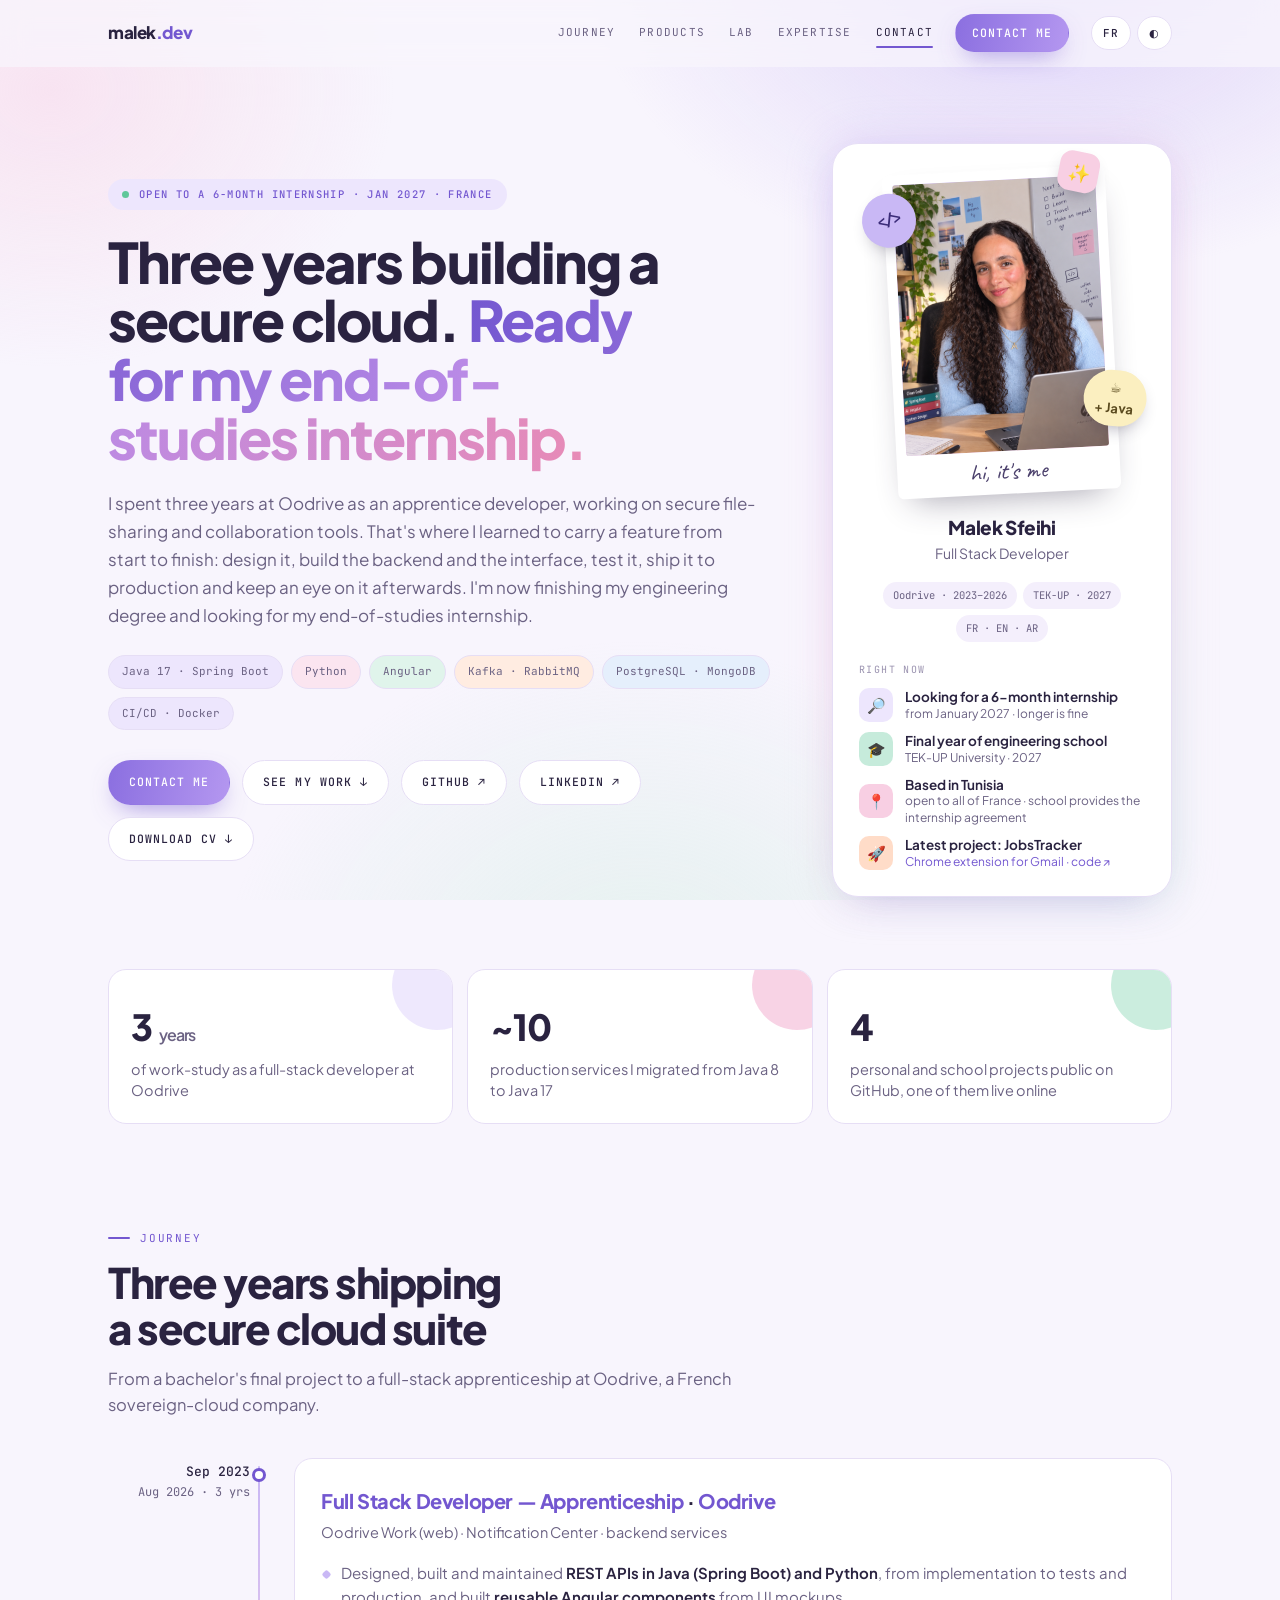
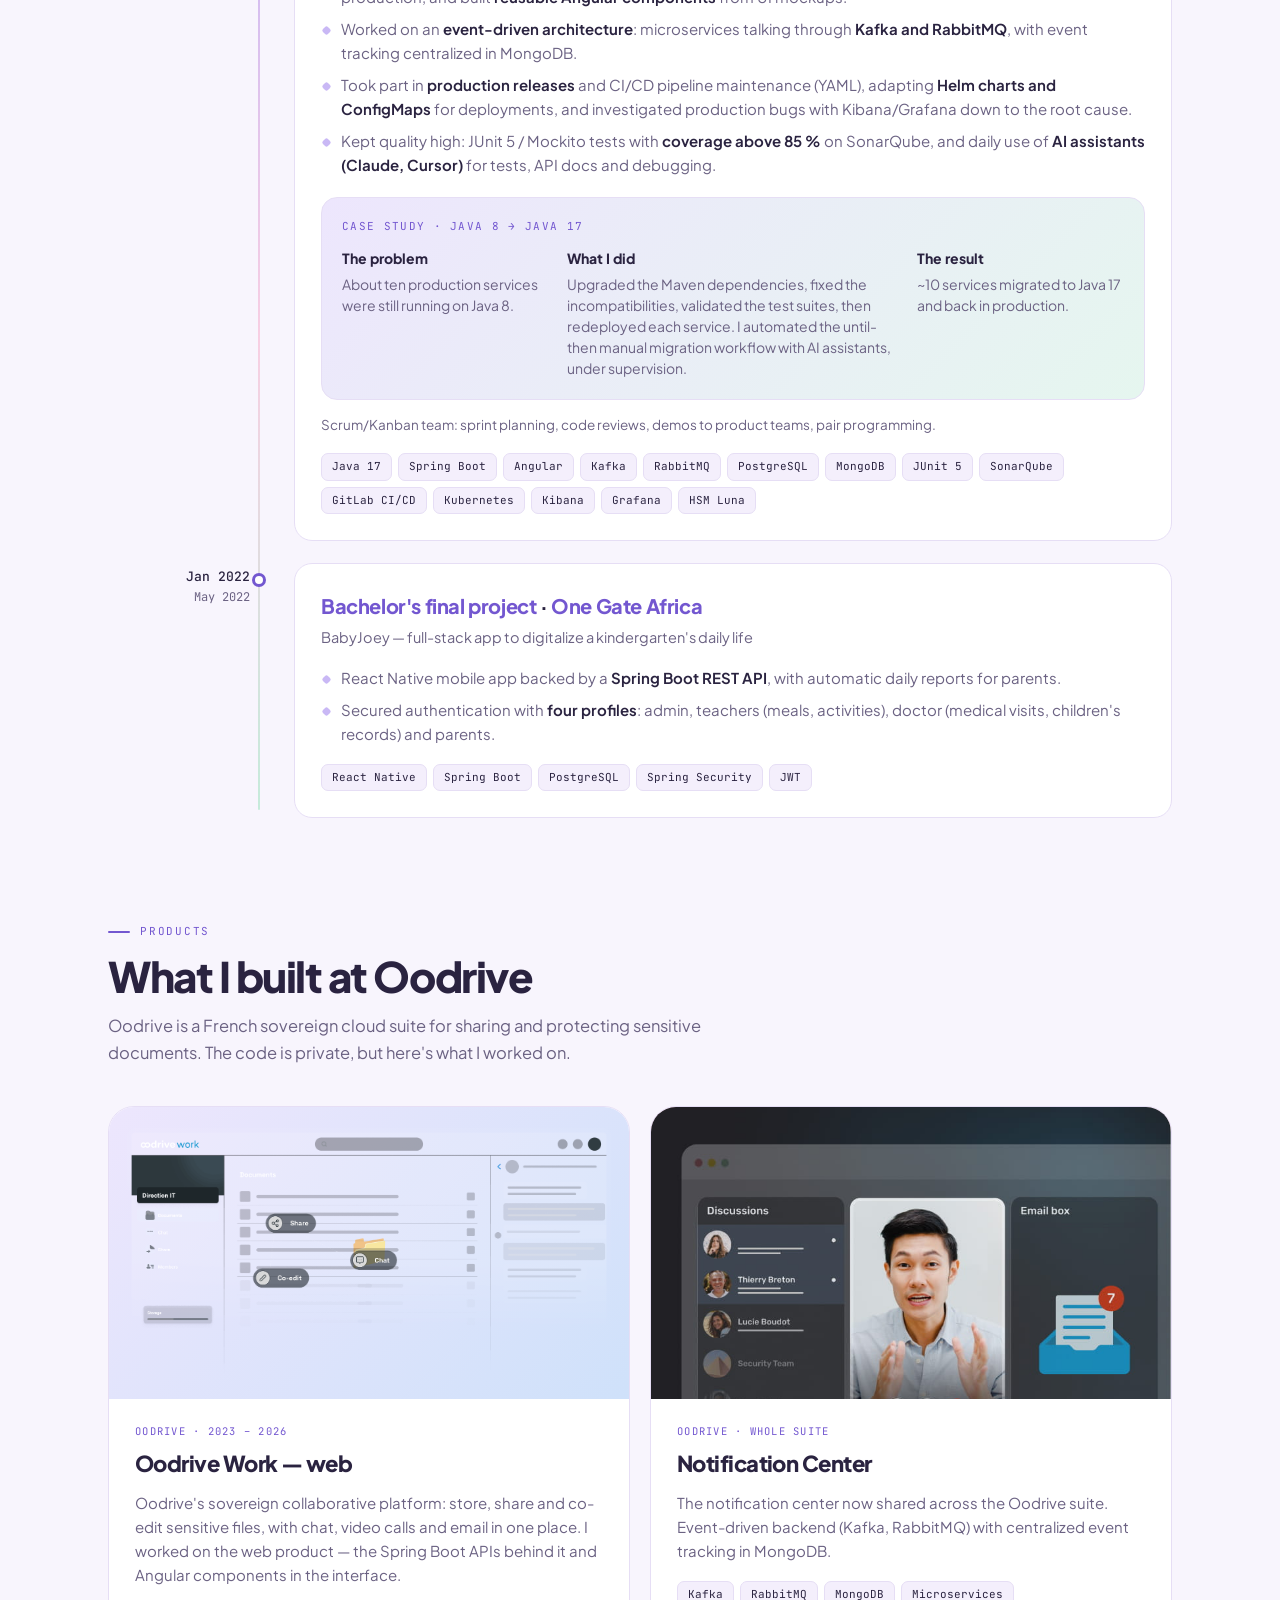
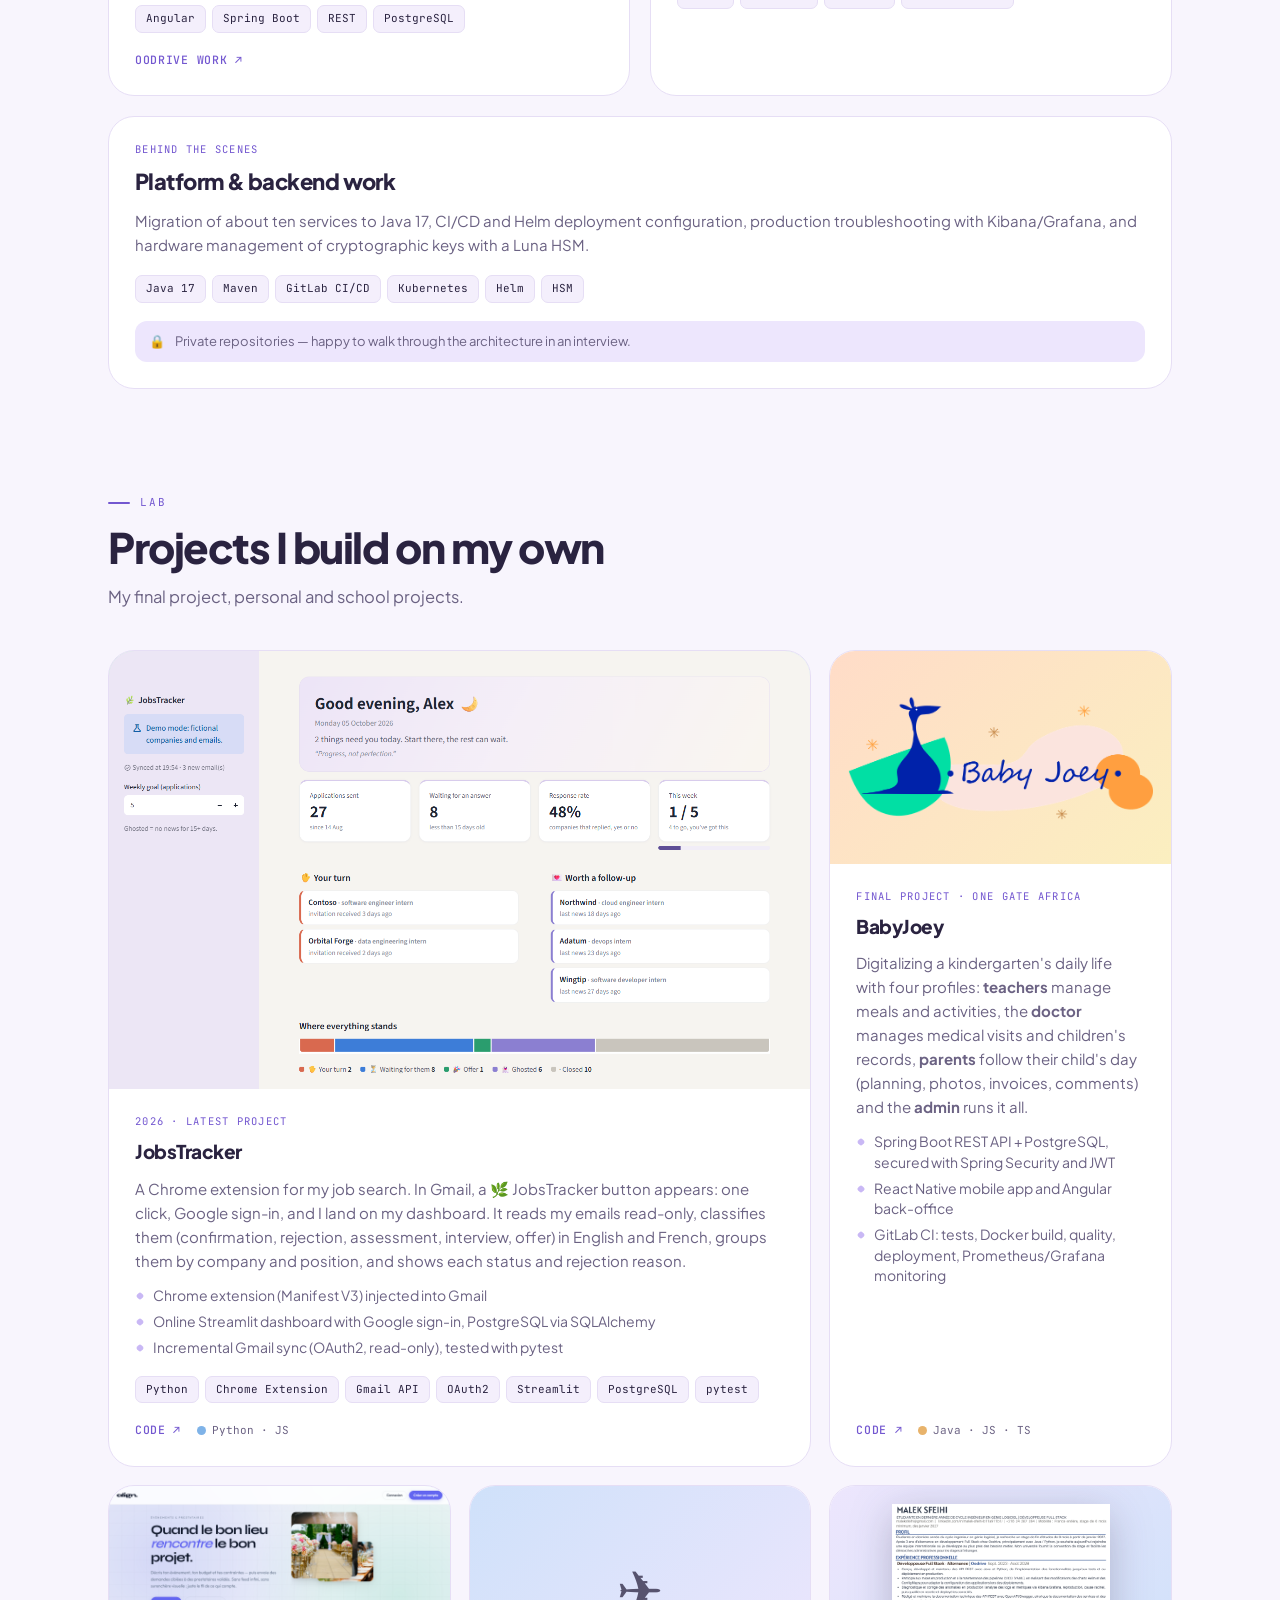
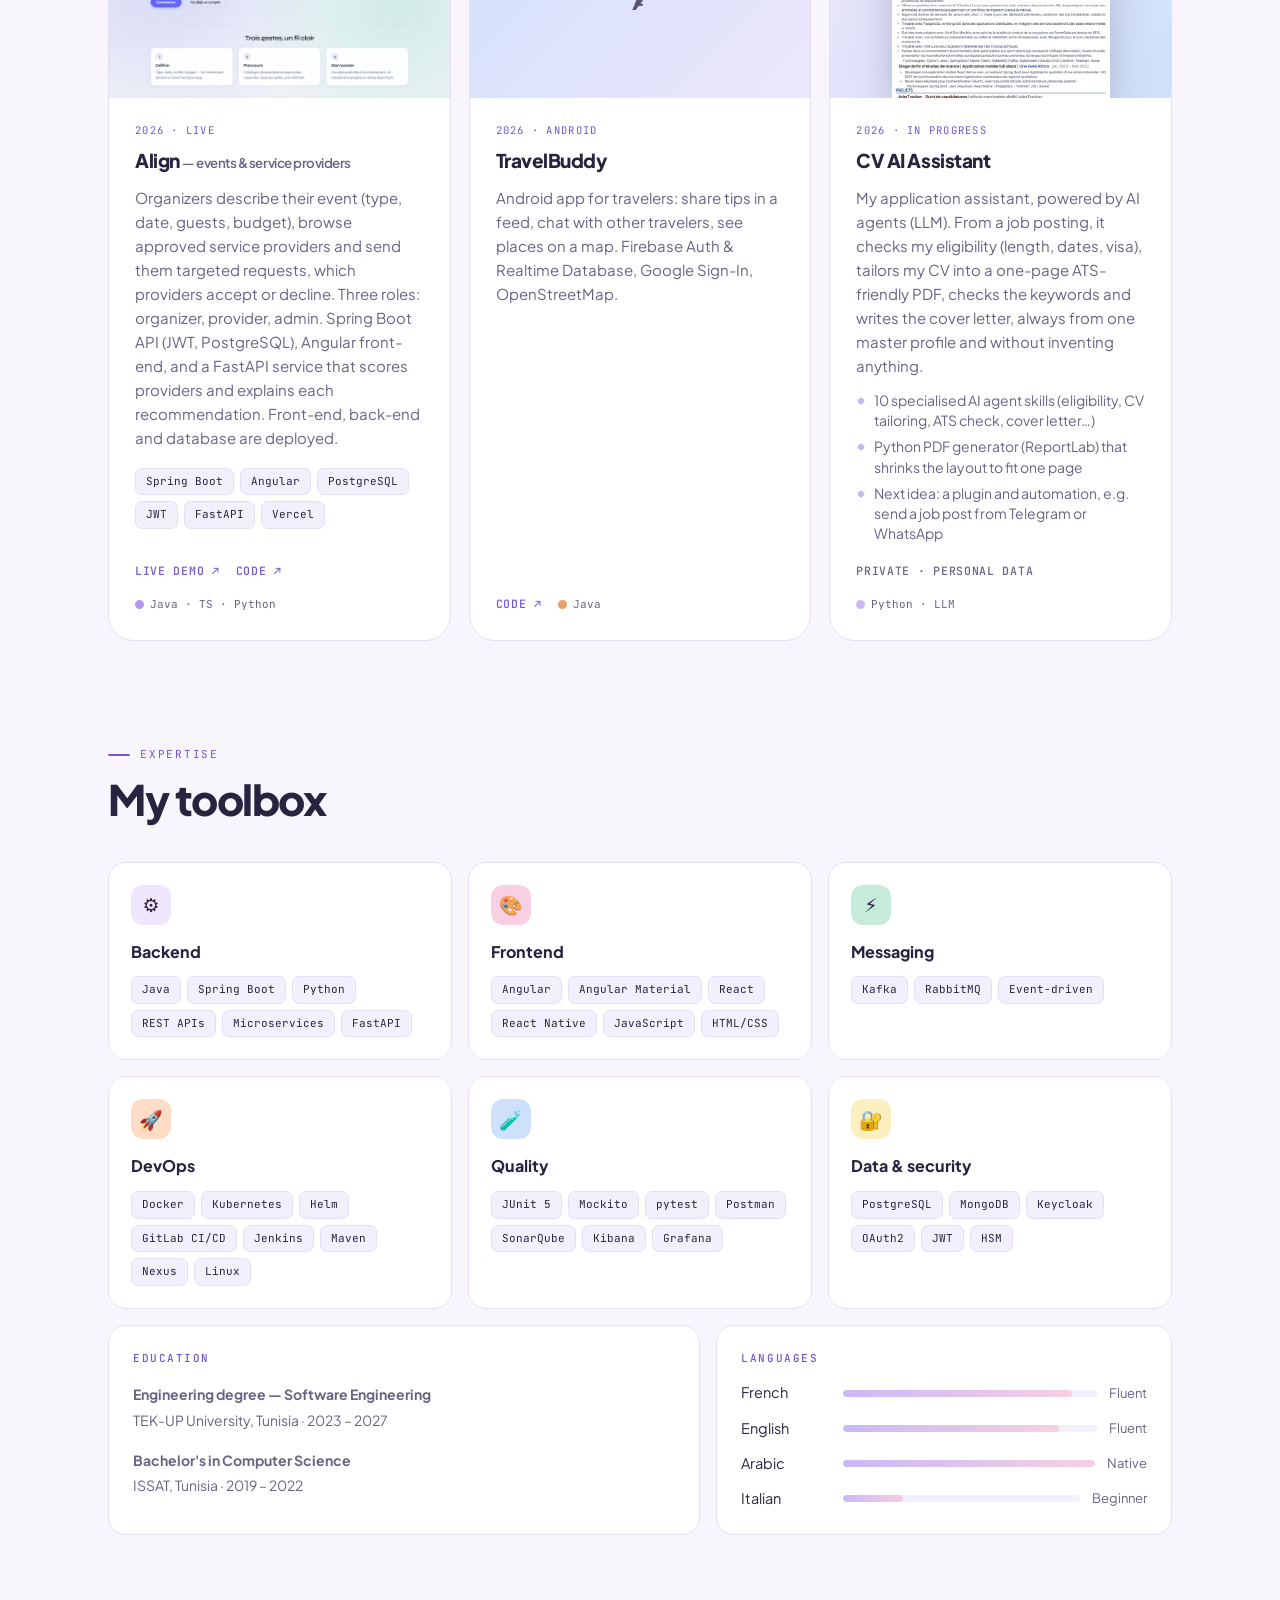
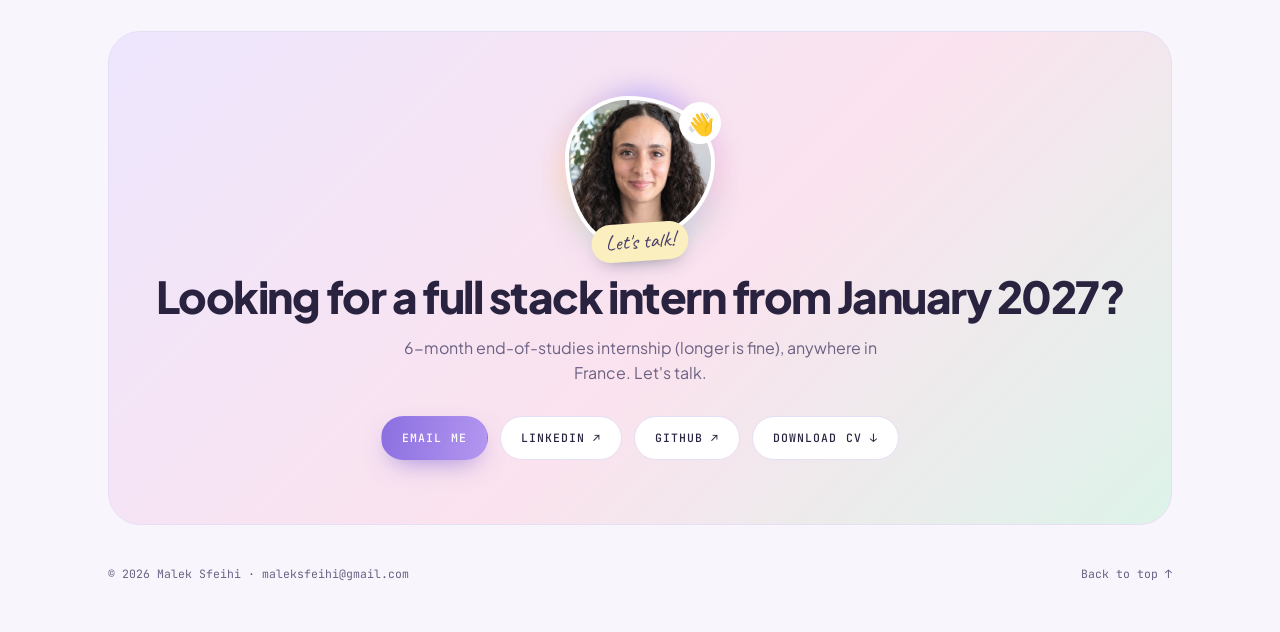
<file: docs/index.html>
<!doctype html>
<html lang="en" data-lang="en" class="no-js">
<head>
<meta charset="utf-8">
<meta name="viewport" content="width=device-width, initial-scale=1">
<title>Malek Sfeihi — Full Stack Developer</title>
<meta name="description" content="Malek Sfeihi — Full stack developer (Java/Spring Boot, Angular, Kafka, CI/CD). 3 years at Oodrive on Oodrive Work and the suite-wide Notification Center. Looking for a 6-month end-of-studies internship from January 2027.">
<link rel="icon" href="data:image/svg+xml,<svg xmlns='http://www.w3.org/2000/svg' viewBox='0 0 64 64'><rect width='64' height='64' rx='18' fill='%23B497F0'/><text x='50%25' y='56%25' text-anchor='middle' dominant-baseline='middle' font-family='Arial' font-weight='800' font-size='30' fill='white'>M</text></svg>">
<link rel="preconnect" href="https://fonts.googleapis.com">
<link rel="preconnect" href="https://fonts.gstatic.com" crossorigin>
<link href="https://fonts.googleapis.com/css2?family=Plus+Jakarta+Sans:wght@400;500;600;700;800&family=JetBrains+Mono:wght@400;500&family=Caveat:wght@600&display=swap" rel="stylesheet">
<link rel="stylesheet" href="assets/css/style.css">
</head>
<body>
<a class="skip" href="#main"><span class="en">Skip to content</span><span class="fr">Aller au contenu</span></a>
<div class="aura" aria-hidden="true"></div>

<!-- ================= NAV ================= -->
<header class="nav">
  <div class="shell nav__in">
    <a class="nav__logo" href="#top">malek<em>.dev</em></a>
    <nav class="nav__links" aria-label="Sections">
      <a href="#parcours"><span class="en">Journey</span><span class="fr">Parcours</span></a>
      <a href="#produits"><span class="en">Products</span><span class="fr">Produits</span></a>
      <a href="#labo"><span class="en">Lab</span><span class="fr">Labo</span></a>
      <a href="#expertise">Expertise</a>
      <a href="#contact">Contact</a>
    </nav>
    <a class="btn btn--main nav__cta" href="mailto:maleksfeihi@gmail.com" data-contact>
      <span class="en">Contact me</span><span class="fr">Me contacter</span>
    </a>
    <div class="nav__tools">
      <button class="tool" id="langBtn" type="button" aria-label="Switch language / Changer de langue">FR</button>
      <button class="tool" id="themeBtn" type="button" aria-label="Toggle dark mode">◐</button>
    </div>
  </div>
</header>

<main id="main">

<!-- ================= HERO ================= -->
<section class="hero" id="top">
  <div class="shell hero__grid">
    <div>
      <span class="status"><i></i>
        <span class="en">Open to a 6-month internship · Jan 2027 · France</span>
        <span class="fr">Disponible · stage PFE 6 mois · janv. 2027 · France</span>
      </span>
      <h1 class="hero__title">
        <span class="en">Three years building a secure cloud. <em>Ready for my end-of-studies internship.</em></span>
        <span class="fr">Trois ans à développer un cloud sécurisé. <em>Prête pour mon stage de fin d'études.</em></span>
      </h1>
      <p class="hero__lede">
        <span class="en">I spent three years at Oodrive as an apprentice developer, working on secure file-sharing and collaboration tools.
          That's where I learned to carry a feature from start to finish: design it, build the backend and the interface,
          test it, ship it to production and keep an eye on it afterwards. I'm now finishing my engineering degree
          and looking for my end-of-studies internship.</span>
        <span class="fr">J'ai passé trois ans en alternance chez Oodrive, sur des outils de partage et de collaboration sécurisés.
          C'est là que j'ai appris à porter une fonctionnalité du début à la fin : la concevoir, coder le backend et l'interface,
          la tester, la mettre en production puis la suivre une fois en ligne. Je termine maintenant mon cycle ingénieur
          et je cherche mon stage de fin d'études.</span>
      </p>
      <ul class="pills">
        <li>Java 17 · Spring Boot</li>
        <li>Python</li>
        <li>Angular</li>
        <li>Kafka · RabbitMQ</li>
        <li>PostgreSQL · MongoDB</li>
        <li>CI/CD · Docker</li>
      </ul>
      <div class="hero__cta">
        <a class="btn btn--main" href="mailto:maleksfeihi@gmail.com" data-contact><span class="en">Contact me</span><span class="fr">Me contacter</span></a>
        <a class="btn btn--ghost" href="#produits"><span class="en">See my work</span><span class="fr">Voir mon travail</span> ↓</a>
        <a class="btn btn--ghost" href="https://github.com/malek-sfeihi" target="_blank" rel="noopener">GitHub ↗</a>
        <a class="btn btn--ghost" href="https://www.linkedin.com/in/malek-sfeihi-b11a911b1/" target="_blank" rel="noopener">LinkedIn ↗</a>
        <a class="btn btn--ghost" href="assets/cv/Malek_Sfeihi_CV.pdf" download><span class="en">Download CV</span><span class="fr">Télécharger le CV</span> ↓</a>
      </div>
    </div>

    <aside class="idcard" aria-label="Profile">
      <figure class="polaroid">
        <div class="polaroid__img">
          <img src="assets/img/hero.png" alt="Malek Sfeihi" data-ph>
        </div>
        <figcaption><span class="en">hi, it's me</span><span class="fr">coucou, c'est moi</span></figcaption>
        <span class="sticker sticker--a">&lt;/&gt;</span>
        <span class="sticker sticker--b">☕ <span class="en">+ Java</span><span class="fr">+ Java</span></span>
        <span class="sticker sticker--c">✨</span>
      </figure>
      <div class="idcard__id">
        <div>
          <div class="idcard__name">Malek Sfeihi</div>
          <div class="idcard__role"><span class="en">Full Stack Developer</span><span class="fr">Développeuse Full Stack</span></div>
        </div>
      </div>
      <div class="idcard__meta">
        <span>Oodrive · 2023–2026</span>
        <span>TEK-UP · 2027</span>
        <span>FR · EN · AR</span>
      </div>

      <div class="now">
        <div class="now__label"><span class="en">Right now</span><span class="fr">En ce moment</span></div>
        <ul>
          <li><span class="now__ic" style="background:var(--lav-soft)">🔎</span>
            <span><b><span class="en">Looking for a 6-month internship</span><span class="fr">Je cherche un stage PFE de 6 mois</span></b>
            <small><span class="en">from January 2027 · longer is fine</span><span class="fr">dès janvier 2027 · plus long possible</span></small></span></li>
          <li><span class="now__ic" style="background:var(--mint)">🎓</span>
            <span><b><span class="en">Final year of engineering school</span><span class="fr">Dernière année du cycle ingénieur</span></b>
            <small>TEK-UP University · 2027</small></span></li>
          <li><span class="now__ic" style="background:var(--pink)">📍</span>
            <span><b><span class="en">Based in Tunisia</span><span class="fr">Basée en Tunisie</span></b>
            <small><span class="en">open to all of France · school provides the internship agreement</span><span class="fr">mobile partout en France · convention fournie par l'école</span></small></span></li>
          <li><span class="now__ic" style="background:var(--peach)">🚀</span>
            <span><b><span class="en">Latest project: JobsTracker</span><span class="fr">Dernier projet : JobsTracker</span></b>
            <small><a href="https://github.com/malek-sfeihi/JobsTracker" target="_blank" rel="noopener"><span class="en">Chrome extension for Gmail · code ↗</span><span class="fr">extension Chrome pour Gmail · code ↗</span></a></small></span></li>
        </ul>
      </div>
    </aside>
  </div>
</section>

<!-- ================= STATS ================= -->
<div class="shell">
  <div class="stats reveal">
    <div class="stat"><div class="stat__v">3 <small><span class="en">years</span><span class="fr">ans</span></small></div>
      <div class="stat__l"><span class="en">of work-study as a full-stack developer at Oodrive</span><span class="fr">d'alternance en développement full stack chez Oodrive</span></div></div>
    <div class="stat"><div class="stat__v">~10</div>
      <div class="stat__l"><span class="en">production services I migrated from Java 8 to Java 17</span><span class="fr">services en production que j'ai migrés de Java 8 à Java 17</span></div></div>
    <div class="stat"><div class="stat__v">4</div>
      <div class="stat__l"><span class="en">personal and school projects public on GitHub, one of them live online</span><span class="fr">projets perso et d'école publics sur GitHub, dont un en ligne</span></div></div>
  </div>
</div>

<!-- ================= PARCOURS ================= -->
<section class="sec" id="parcours">
  <div class="shell">
    <div class="sec__head reveal">
      <span class="kicker"><span class="en">Journey</span><span class="fr">Parcours</span></span>
      <h2 class="sec__title">
        <span class="en">Three years shipping a secure cloud suite</span>
        <span class="fr">Trois ans à livrer une suite cloud sécurisée</span>
      </h2>
      <p class="sec__lede">
        <span class="en">From a bachelor's final project to a full-stack apprenticeship at Oodrive, a French sovereign-cloud company.</span>
        <span class="fr">D'un projet de fin d'études de licence à une alternance full stack chez Oodrive, éditeur français de cloud souverain.</span>
      </p>
    </div>

    <div class="tl">
      <article class="tl__item reveal">
        <div class="tl__when"><b><span class="en">Sep 2023</span><span class="fr">Sept. 2023</span></b><span class="en">Aug 2026 · 3 yrs</span><span class="fr">Août 2026 · 3 ans</span></div>
        <div class="tl__card">
          <h3 class="tl__role"><span class="en">Full Stack Developer — Apprenticeship</span><span class="fr">Développeuse Full Stack — Alternance</span> · <span>Oodrive</span></h3>
          <p class="tl__ctx"><span class="en">Oodrive Work (web) · Notification Center · backend services</span><span class="fr">Oodrive Work (web) · Centre de notifications · services backend</span></p>
          <ul class="tl__list en">
            <li>Designed, built and maintained <strong>REST APIs in Java (Spring Boot) and Python</strong>, from implementation to tests and production, and built <strong>reusable Angular components</strong> from UI mockups.</li>
            <li>Worked on an <strong>event-driven architecture</strong>: microservices talking through <strong>Kafka and RabbitMQ</strong>, with event tracking centralized in MongoDB.</li>
            <li>Took part in <strong>production releases</strong> and CI/CD pipeline maintenance (YAML), adapting <strong>Helm charts and ConfigMaps</strong> for deployments, and investigated production bugs with Kibana/Grafana down to the root cause.</li>
            <li>Kept quality high: JUnit 5 / Mockito tests with <strong>coverage above 85 %</strong> on SonarQube, and daily use of <strong>AI assistants (Claude, Cursor)</strong> for tests, API docs and debugging.</li>
          </ul>
          <ul class="tl__list fr">
            <li>Conception, développement et maintenance d'<strong>API REST en Java (Spring Boot) et Python</strong>, de l'implémentation aux tests et à la production, et de <strong>composants Angular réutilisables</strong> à partir des maquettes.</li>
            <li>Travail sur une <strong>architecture événementielle</strong> : des microservices qui communiquent via <strong>Kafka et RabbitMQ</strong>, avec un suivi centralisé des événements dans MongoDB.</li>
            <li>Participation aux <strong>mises en production</strong> et à la maintenance des pipelines CI/CD (YAML), avec modification des <strong>charts Helm et des ConfigMaps</strong>, et diagnostic d'anomalies avec Kibana/Grafana jusqu'à la cause racine.</li>
            <li>Qualité : tests JUnit 5 / Mockito avec une <strong>couverture au-dessus de 85 %</strong> sur SonarQube, et usage quotidien d'<strong>assistants IA (Claude, Cursor)</strong> pour les tests, la doc d'API et le débogage.</li>
          </ul>

          <div class="case">
            <div class="case__k"><span class="en">Case study</span><span class="fr">Cas concret</span> · Java 8 → Java 17</div>
            <div class="case__grid">
              <div><b><span class="en">The problem</span><span class="fr">Le problème</span></b>
                <p><span class="en">About ten production services were still running on Java 8.</span><span class="fr">Une dizaine de services en production tournaient encore en Java 8.</span></p></div>
              <div><b><span class="en">What I did</span><span class="fr">Ce que j'ai fait</span></b>
                <p><span class="en">Upgraded the Maven dependencies, fixed the incompatibilities, validated the test suites, then redeployed each service. I automated the until-then manual migration workflow with AI assistants, under supervision.</span><span class="fr">Mise à jour des dépendances Maven, correction des incompatibilités, validation des tests, puis redéploiement de chaque service. J'ai automatisé, avec des assistants IA et sous supervision, un workflow de migration jusque-là manuel.</span></p></div>
              <div><b><span class="en">The result</span><span class="fr">Le résultat</span></b>
                <p><span class="en">~10 services migrated to Java 17 and back in production.</span><span class="fr">~10 services migrés en Java 17 et remis en production.</span></p></div>
            </div>
          </div>
          <p class="tl__foot"><span class="en">Scrum/Kanban team: sprint planning, code reviews, demos to product teams, pair programming.</span><span class="fr">Équipe Scrum/Kanban : sprint planning, revues de code, démos aux équipes produit, pair programming.</span></p>
          <ul class="tags">
            <li>Java 17</li><li>Spring Boot</li><li>Angular</li><li>Kafka</li><li>RabbitMQ</li><li>PostgreSQL</li><li>MongoDB</li>
            <li>JUnit 5</li><li>SonarQube</li><li>GitLab CI/CD</li><li>Kubernetes</li><li>Kibana</li><li>Grafana</li><li>HSM Luna</li>
          </ul>
        </div>
      </article>

      <article class="tl__item reveal">
        <div class="tl__when"><b><span class="en">Jan 2022</span><span class="fr">Janv. 2022</span></b><span class="en">May 2022</span><span class="fr">Mai 2022</span></div>
        <div class="tl__card">
          <h3 class="tl__role"><span class="en">Bachelor's final project</span><span class="fr">Projet de fin d'études de licence</span> · <span>One Gate Africa</span></h3>
          <p class="tl__ctx"><span class="en">BabyJoey — full-stack app to digitalize a kindergarten's daily life</span><span class="fr">BabyJoey — application full stack pour digitaliser le quotidien d'une école maternelle</span></p>
          <ul class="tl__list en">
            <li>React Native mobile app backed by a <strong>Spring Boot REST API</strong>, with automatic daily reports for parents.</li>
            <li>Secured authentication with <strong>four profiles</strong>: admin, teachers (meals, activities), doctor (medical visits, children's records) and parents.</li>
          </ul>
          <ul class="tl__list fr">
            <li>Application mobile React Native adossée à une <strong>API REST Spring Boot</strong>, avec rapports quotidiens automatiques pour les parents.</li>
            <li>Authentification sécurisée avec <strong>quatre profils</strong> : admin, enseignants (repas, activités), médecin (visites, fiches enfants) et parents.</li>
          </ul>
          <ul class="tags"><li>React Native</li><li>Spring Boot</li><li>PostgreSQL</li><li>Spring Security</li><li>JWT</li></ul>
        </div>
      </article>
    </div>
  </div>
</section>

<!-- ================= PRODUITS ================= -->
<section class="sec" id="produits">
  <div class="shell">
    <div class="sec__head reveal">
      <span class="kicker"><span class="en">Products</span><span class="fr">Produits</span></span>
      <h2 class="sec__title">
        <span class="en">What I built at Oodrive</span>
        <span class="fr">Ce que j'ai construit chez Oodrive</span>
      </h2>
      <p class="sec__lede">
        <span class="en">Oodrive is a French sovereign cloud suite for sharing and protecting sensitive documents. The code is private, but here's what I worked on.</span>
        <span class="fr">Oodrive est une suite cloud souveraine française pour partager et protéger des documents sensibles. Le code est privé, mais voici ce sur quoi j'ai travaillé.</span>
      </p>
    </div>

    <div class="products">
      <article class="prod reveal">
        <div class="media media--lav media--contain">
          <div class="media__ph"><span class="ic">📁</span></div>
          <img src="assets/img/oodrive-work.png" alt="Oodrive Work interface (oodrive.com)" data-ph>
        </div>
        <div class="prod__body">
          <span class="prod__k">Oodrive · 2023 – 2026</span>
          <h3 class="prod__t">Oodrive Work — web</h3>
          <p class="prod__d">
            <span class="en">Oodrive's sovereign collaborative platform: store, share and co-edit sensitive files, with chat, video calls and email in one place. I worked on the web product — the Spring Boot APIs behind it and Angular components in the interface.</span>
            <span class="fr">La plateforme collaborative souveraine d'Oodrive : stocker, partager et co-éditer des fichiers sensibles, avec chat, visio et email au même endroit. J'ai travaillé sur le produit web : les API Spring Boot derrière et les composants Angular de l'interface.</span>
          </p>
          <ul class="tags"><li>Angular</li><li>Spring Boot</li><li>REST</li><li>PostgreSQL</li></ul>
          <div class="prod__foot">
            <a class="link" href="https://www.oodrive.com/products/oodrive-work/" target="_blank" rel="noopener">Oodrive Work ↗</a>
          </div>
        </div>
      </article>

      <article class="prod reveal">
        <div class="media media--pink">
          <div class="media__ph"><span class="ic">🔔</span></div>
          <img src="assets/img/notification-center.jpg" alt="Real-time notifications in the Oodrive suite (oodrive.com)" data-ph>
        </div>
        <div class="prod__body">
          <span class="prod__k"><span class="en">Oodrive · whole suite</span><span class="fr">Oodrive · toute la suite</span></span>
          <h3 class="prod__t"><span class="en">Notification Center</span><span class="fr">Centre de notifications</span></h3>
          <p class="prod__d">
            <span class="en">The notification center now shared across the Oodrive suite. Event-driven backend (Kafka, RabbitMQ) with centralized event tracking in MongoDB.</span>
            <span class="fr">Le centre de notifications aujourd'hui commun à toute la suite Oodrive. Backend événementiel (Kafka, RabbitMQ) avec suivi centralisé des événements dans MongoDB.</span>
          </p>
          <ul class="tags"><li>Kafka</li><li>RabbitMQ</li><li>MongoDB</li><li>Microservices</li></ul>
        </div>
      </article>

      <!-- TODO Malek : les travaux "en background" (à me donner) — une carte par sujet, sur le même modèle -->
      <article class="prod reveal" style="grid-column: 1 / -1">
        <div class="prod__body">
          <span class="prod__k"><span class="en">Behind the scenes</span><span class="fr">En coulisses</span></span>
          <h3 class="prod__t"><span class="en">Platform &amp; backend work</span><span class="fr">Plateforme &amp; backend</span></h3>
          <p class="prod__d">
            <span class="en">Migration of about ten services to Java 17, CI/CD and Helm deployment configuration, production troubleshooting with Kibana/Grafana, and hardware management of cryptographic keys with a Luna HSM.</span>
            <span class="fr">Migration d'une dizaine de services vers Java 17, CI/CD et configuration Helm des déploiements, diagnostic en production avec Kibana/Grafana, et gestion matérielle de clés cryptographiques avec HSM Luna.</span>
          </p>
          <ul class="tags"><li>Java 17</li><li>Maven</li><li>GitLab CI/CD</li><li>Kubernetes</li><li>Helm</li><li>HSM</li></ul>
          <div class="privacy">🔒 <span><span class="en">Private repositories — happy to walk through the architecture in an interview.</span><span class="fr">Dépôts privés — je peux présenter l'architecture en entretien.</span></span></div>
        </div>
      </article>
    </div>
  </div>
</section>

<!-- ================= LABO ================= -->
<section class="sec" id="labo">
  <div class="shell">
    <div class="sec__head reveal">
      <span class="kicker"><span class="en">Lab</span><span class="fr">Labo</span></span>
      <h2 class="sec__title">
        <span class="en">Projects I build on my own</span>
        <span class="fr">Ce que je code en dehors du travail</span>
      </h2>
      <p class="sec__lede">
        <span class="en">My final project, personal and school projects.</span>
        <span class="fr">Mon PFE, mes projets perso et d'école.</span>
      </p>
    </div>

    <div class="lab">
      <article class="prod featured reveal">
        <div class="media media--mint">
          <div class="media__ph"><span class="ic">🌿</span></div>
          <img src="assets/img/jobstracker.png" alt="JobsTracker dashboard (demo data)" data-ph>
        </div>
        <div class="prod__body">
          <span class="prod__k"><span class="en">2026 · latest project</span><span class="fr">2026 · dernier projet</span></span>
          <h3 class="prod__t">JobsTracker</h3>
          <p class="prod__d">
            <span class="en">A Chrome extension for my job search. In Gmail, a 🌿 JobsTracker button appears: one click, Google sign-in, and I land on my dashboard. It reads my emails read-only, classifies them (confirmation, rejection, assessment, interview, offer) in English and French, groups them by company and position, and shows each status and rejection reason.</span>
            <span class="fr">Une extension Chrome pour ma recherche de stage. Dans Gmail, un bouton 🌿 JobsTracker apparaît : un clic, connexion Google, et j'arrive sur mon dashboard. Il lit mes emails en lecture seule, les classe (confirmation, refus, test, entretien, offre) en français et en anglais, les regroupe par entreprise et par poste, et affiche le statut et la raison de chaque refus.</span>
          </p>
          <ul class="feat en">
            <li>Chrome extension (Manifest V3) injected into Gmail</li>
            <li>Online Streamlit dashboard with Google sign-in, PostgreSQL via SQLAlchemy</li>
            <li>Incremental Gmail sync (OAuth2, read-only), tested with pytest</li>
          </ul>
          <ul class="feat fr">
            <li>Extension Chrome (Manifest V3) intégrée à Gmail</li>
            <li>Dashboard Streamlit en ligne avec connexion Google, PostgreSQL via SQLAlchemy</li>
            <li>Synchronisation Gmail incrémentale (OAuth2, lecture seule), tests pytest</li>
          </ul>
          <ul class="tags"><li>Python</li><li>Chrome Extension</li><li>Gmail API</li><li>OAuth2</li><li>Streamlit</li><li>PostgreSQL</li><li>pytest</li></ul>
          <div class="prod__foot">
            <a class="link" href="https://github.com/malek-sfeihi/JobsTracker" target="_blank" rel="noopener">Code ↗</a>
            <span class="lang-dot" style="--dot:#7FB3E8">Python · JS</span>
          </div>
        </div>
      </article>

      <article class="prod reveal">
        <div class="media media--peach media--contain">
          <img src="assets/img/babyjoey.png" alt="BabyJoey" data-ph>
        </div>
        <div class="prod__body">
          <span class="prod__k"><span class="en">Final project · One Gate Africa</span><span class="fr">PFE licence · One Gate Africa</span></span>
          <h3 class="prod__t">BabyJoey</h3>
          <p class="prod__d">
            <span class="en">Digitalizing a kindergarten's daily life with four profiles: <b>teachers</b> manage meals and activities, the <b>doctor</b> manages medical visits and children's records, <b>parents</b> follow their child's day (planning, photos, invoices, comments) and the <b>admin</b> runs it all.</span>
            <span class="fr">Digitaliser le quotidien d'une crèche avec quatre profils : l'<b>enseignant</b> gère les repas et les activités, le <b>médecin</b> les visites et les fiches enfants, les <b>parents</b> suivent la journée de leur enfant (planning, photos, factures, commentaires) et l'<b>admin</b> pilote l'ensemble.</span>
          </p>
          <ul class="feat en">
            <li>Spring Boot REST API + PostgreSQL, secured with Spring Security and JWT</li>
            <li>React Native mobile app and Angular back-office</li>
            <li>GitLab CI: tests, Docker build, quality, deployment, Prometheus/Grafana monitoring</li>
          </ul>
          <ul class="feat fr">
            <li>API REST Spring Boot + PostgreSQL, sécurisée par Spring Security et JWT</li>
            <li>Appli mobile React Native et back-office Angular</li>
            <li>GitLab CI : tests, build Docker, qualité, déploiement, monitoring Prometheus/Grafana</li>
          </ul>
          <div class="prod__foot">
            <a class="link" href="https://github.com/malek-sfeihi/babyJoeyApp-front" target="_blank" rel="noopener">Code ↗</a>
            <span class="lang-dot" style="--dot:#E8B36B">Java · JS · TS</span>
          </div>
        </div>
      </article>

      <article class="prod reveal">
        <div class="media media--lav">
          <div class="media__ph"><span class="ic">🎉</span></div>
          <img src="assets/img/events.png" alt="Align — landing page" data-ph>
        </div>
        <div class="prod__body">
          <span class="prod__k"><span class="en">2026 · live</span><span class="fr">2026 · en ligne</span></span>
          <h3 class="prod__t">Align <span class="prod__sub">— <span class="en">events &amp; service providers</span><span class="fr">événements &amp; prestataires</span></span></h3>
          <p class="prod__d">
            <span class="en">Organizers describe their event (type, date, guests, budget), browse approved service providers and send them targeted requests, which providers accept or decline. Three roles: organizer, provider, admin. Spring Boot API (JWT, PostgreSQL), Angular front-end, and a FastAPI service that scores providers and explains each recommendation. Front-end, back-end and database are deployed.</span>
            <span class="fr">L'organisateur décrit son événement (type, date, invités, budget), parcourt des prestataires validés et leur envoie des demandes ciblées, que le prestataire accepte ou refuse. Trois rôles : organisateur, prestataire, admin. API Spring Boot (JWT, PostgreSQL), front Angular, et un service FastAPI qui score les prestataires et explique chaque recommandation. Front, back et base de données sont déployés.</span>
          </p>
          <ul class="tags"><li>Spring Boot</li><li>Angular</li><li>PostgreSQL</li><li>JWT</li><li>FastAPI</li><li>Vercel</li></ul>
          <div class="prod__foot">
            <a class="link" href="https://eventsalign.vercel.app/" target="_blank" rel="noopener"><span class="en">Live demo ↗</span><span class="fr">Voir en ligne ↗</span></a>
            <a class="link" href="https://github.com/malek-sfeihi/Events" target="_blank" rel="noopener">Code ↗</a>
            <span class="lang-dot" style="--dot:#B497F0">Java · TS · Python</span>
          </div>
        </div>
      </article>

      <article class="prod reveal">
        <div class="media media--sky">
          <div class="media__ph"><span class="ic ic--big">✈️</span></div>
        </div>
        <div class="prod__body">
          <span class="prod__k">2026 · Android</span>
          <h3 class="prod__t">TravelBuddy</h3>
          <p class="prod__d">
            <span class="en">Android app for travelers: share tips in a feed, chat with other travelers, see places on a map. Firebase Auth &amp; Realtime Database, Google Sign-In, OpenStreetMap.</span>
            <span class="fr">Appli Android pour voyageurs : partager des bons plans dans un fil, discuter avec d'autres voyageurs, voir les lieux sur une carte. Firebase Auth &amp; Realtime Database, Google Sign-In, OpenStreetMap.</span>
          </p>
          <div class="prod__foot">
            <a class="link" href="https://github.com/malek-sfeihi/travelBody" target="_blank" rel="noopener">Code ↗</a>
            <span class="lang-dot" style="--dot:#E8A06B">Java</span>
          </div>
        </div>
      </article>

      <article class="prod reveal">
        <div class="media media--lav">
          <div class="media__ph"><span class="ic">📄</span></div>
          <img src="assets/img/cv-assistant.png" alt="CV generated by CV AI Assistant" data-ph class="media__doc">
        </div>
        <div class="prod__body">
          <span class="prod__k"><span class="en">2026 · in progress</span><span class="fr">2026 · en cours</span></span>
          <h3 class="prod__t">CV AI Assistant</h3>
          <p class="prod__d">
            <span class="en">My application assistant, powered by AI agents (LLM). From a job posting, it checks my eligibility (length, dates, visa), tailors my CV into a one-page ATS-friendly PDF, checks the keywords and writes the cover letter, always from one master profile and without inventing anything.</span>
            <span class="fr">Mon assistant de candidature, basé sur des agents IA (LLM). À partir d'une offre, il vérifie mon éligibilité (durée, dates, visa), adapte mon CV en PDF une page lisible par les ATS, contrôle les mots-clés et rédige la lettre de motivation, toujours à partir d'un seul profil de référence et sans rien inventer.</span>
          </p>
          <ul class="feat en">
            <li>10 specialised AI agent skills (eligibility, CV tailoring, ATS check, cover letter…)</li>
            <li>Python PDF generator (ReportLab) that shrinks the layout to fit one page</li>
            <li>Next idea: a plugin and automation, e.g. send a job post from Telegram or WhatsApp</li>
          </ul>
          <ul class="feat fr">
            <li>10 compétences d'agent IA spécialisées (éligibilité, adaptation du CV, contrôle ATS, lettre…)</li>
            <li>Générateur de PDF en Python (ReportLab) qui ajuste la mise en page pour tenir sur une page</li>
            <li>Prochaine idée : un plugin et de l'automatisation, par exemple envoyer une offre depuis Telegram ou WhatsApp</li>
          </ul>
          <div class="prod__foot">
            <span class="link" style="color:var(--mut)"><span class="en">Private · personal data</span><span class="fr">Privé · données personnelles</span></span>
            <span class="lang-dot" style="--dot:#C9B8F5">Python · LLM</span>
          </div>
        </div>
      </article>
    </div>
  </div>
</section>

<!-- ================= EXPERTISE ================= -->
<section class="sec" id="expertise">
  <div class="shell">
    <div class="sec__head reveal">
      <span class="kicker">Expertise</span>
      <h2 class="sec__title"><span class="en">My toolbox</span><span class="fr">La boîte à outils</span></h2>
    </div>

    <div class="skills">
      <div class="skill reveal"><div class="skill__ic" style="--c:var(--lav-soft)">⚙️</div><h3>Backend</h3>
        <ul class="tags"><li>Java</li><li>Spring Boot</li><li>Python</li><li>REST APIs</li><li>Microservices</li><li>FastAPI</li></ul></div>
      <div class="skill reveal"><div class="skill__ic" style="--c:var(--pink)">🎨</div><h3>Frontend</h3>
        <ul class="tags"><li>Angular</li><li>Angular Material</li><li>React</li><li>React Native</li><li>JavaScript</li><li>HTML/CSS</li></ul></div>
      <div class="skill reveal"><div class="skill__ic" style="--c:var(--mint)">⚡</div><h3><span class="en">Messaging</span><span class="fr">Messagerie</span></h3>
        <ul class="tags"><li>Kafka</li><li>RabbitMQ</li><li><span class="en">Event-driven</span><span class="fr">Événementiel</span></li></ul></div>
      <div class="skill reveal"><div class="skill__ic" style="--c:var(--peach)">🚀</div><h3>DevOps</h3>
        <ul class="tags"><li>Docker</li><li>Kubernetes</li><li>Helm</li><li>GitLab CI/CD</li><li>Jenkins</li><li>Maven</li><li>Nexus</li><li>Linux</li></ul></div>
      <div class="skill reveal"><div class="skill__ic" style="--c:var(--sky)">🧪</div><h3><span class="en">Quality</span><span class="fr">Qualité</span></h3>
        <ul class="tags"><li>JUnit 5</li><li>Mockito</li><li>pytest</li><li>Postman</li><li>SonarQube</li><li>Kibana</li><li>Grafana</li></ul></div>
      <div class="skill reveal"><div class="skill__ic" style="--c:var(--butter)">🔐</div><h3><span class="en">Data &amp; security</span><span class="fr">Données &amp; sécurité</span></h3>
        <ul class="tags"><li>PostgreSQL</li><li>MongoDB</li><li>Keycloak</li><li>OAuth2</li><li>JWT</li><li>HSM</li></ul></div>
    </div>

    <div class="side">
      <div class="box reveal">
        <h3><span class="en">Education</span><span class="fr">Formation</span></h3>
        <div class="edu">
          <div><b><span class="en">Engineering degree — Software Engineering</span><span class="fr">Cycle ingénieur — Génie logiciel</span></b><span>TEK-UP University, <span class="en">Tunisia</span><span class="fr">Tunisie</span> · 2023 – 2027</span></div>
          <div><b><span class="en">Bachelor's in Computer Science</span><span class="fr">Licence en sciences de l'informatique</span></b><span>ISSAT, <span class="en">Tunisia</span><span class="fr">Tunisie</span> · 2019 – 2022</span></div>
        </div>
      </div>
      <div class="box reveal">
        <h3><span class="en">Languages</span><span class="fr">Langues</span></h3>
        <ul class="langs">
          <li><span><span class="en">French</span><span class="fr">Français</span></span><span class="bar"><i style="--w:90%"></i></span><em><span class="en">Fluent</span><span class="fr">Courant</span></em></li>
          <li><span><span class="en">English</span><span class="fr">Anglais</span></span><span class="bar"><i style="--w:85%"></i></span><em><span class="en">Fluent</span><span class="fr">Courant</span></em></li>
          <li><span><span class="en">Arabic</span><span class="fr">Arabe</span></span><span class="bar"><i style="--w:100%"></i></span><em><span class="en">Native</span><span class="fr">Maternelle</span></em></li>
          <li><span><span class="en">Italian</span><span class="fr">Italien</span></span><span class="bar"><i style="--w:25%"></i></span><em><span class="en">Beginner</span><span class="fr">Débutant</span></em></li>
        </ul>
      </div>
    </div>

    <!-- ================= CONTACT ================= -->
    <div class="cta-box reveal" id="contact">
      <div class="cta-photo">
        <div class="cta-photo__ring" aria-hidden="true"></div>
        <div class="cta-photo__blob"><img src="assets/img/contact.png" alt="Malek Sfeihi" data-ph></div>
        <a class="cta-photo__hi" href="mailto:maleksfeihi@gmail.com" data-contact aria-label="Contact Malek">👋</a>
        <a class="cta-photo__bubble" href="mailto:maleksfeihi@gmail.com" data-contact><span class="en">Let's talk!</span><span class="fr">On en parle ?</span></a>
      </div>
      <h2><span class="en">Looking for a full stack intern from January 2027?</span><span class="fr">Vous cherchez une stagiaire full stack dès janvier 2027 ?</span></h2>
      <p>
        <span class="en">6-month end-of-studies internship (longer is fine), anywhere in France. Let's talk.</span>
        <span class="fr">Stage de fin d'études de 6 mois (plus long possible), partout en France. Parlons-en.</span>
      </p>
      <div class="hero__cta">
        <a class="btn btn--main" href="mailto:maleksfeihi@gmail.com"><span class="en">Email me</span><span class="fr">M'écrire</span></a>
        <a class="btn btn--ghost" href="https://www.linkedin.com/in/malek-sfeihi-b11a911b1/" target="_blank" rel="noopener">LinkedIn ↗</a>
        <a class="btn btn--ghost" href="https://github.com/malek-sfeihi" target="_blank" rel="noopener">GitHub ↗</a>
        <a class="btn btn--ghost" href="assets/cv/Malek_Sfeihi_CV.pdf" download><span class="en">Download CV</span><span class="fr">Télécharger le CV</span> ↓</a>
      </div>
    </div>
  </div>
</section>

</main>

<footer>
  <div class="shell foot">
    <span>© <span id="year">2026</span> Malek Sfeihi · <a href="mailto:maleksfeihi@gmail.com">maleksfeihi@gmail.com</a></span>
    <a href="#top"><span class="en">Back to top ↑</span><span class="fr">Retour en haut ↑</span></a>
  </div>
</footer>

<dialog class="contact" id="contactDialog" aria-labelledby="contactTitle">
  <form class="contact__form" id="contactForm" novalidate>
    <button class="contact__close" type="button" data-close aria-label="Close">✕</button>
    <h2 id="contactTitle"><span class="en">Say hi!</span><span class="fr">Un petit coucou ?</span></h2>
    <p class="contact__lede">
      <span class="en">Leave your name and email, I'll get back to you quickly.</span>
      <span class="fr">Laissez votre nom et votre email, je vous réponds rapidement.</span>
    </p>

    <label><span><span class="en">Name</span><span class="fr">Nom</span></span>
      <input name="name" type="text" autocomplete="name" required maxlength="100"></label>
    <label><span>Email</span>
      <input name="email" type="email" autocomplete="email" required maxlength="150"></label>
    <label><span><span class="en">Message (optional)</span><span class="fr">Message (facultatif)</span></span>
      <textarea name="message" rows="3" maxlength="2000"></textarea></label>
    <!-- anti-spam : champ invisible que seuls les robots remplissent -->
    <input type="checkbox" name="botcheck" class="contact__hp" tabindex="-1" autocomplete="off">

    <button class="btn btn--main contact__send" type="submit">
      <span class="en">Send</span><span class="fr">Envoyer</span> ✈
    </button>
    <p class="contact__status" id="contactStatus" role="status" aria-live="polite"></p>
    <p class="contact__alt">
      <span class="en">Your details are only used to reply to you. Prefer your own mailbox?</span>
      <span class="fr">Vos coordonnées servent uniquement à vous répondre. Vous préférez votre messagerie ?</span>
      <a href="mailto:maleksfeihi@gmail.com">maleksfeihi@gmail.com</a>
    </p>
  </form>
</dialog>

<script src="assets/js/main.js"></script>
</body>
</html>
</file>
<file: docs/assets/css/style.css>
/* =========================================================
   Malek Sfeihi — Portfolio
   Direction « Lavande » : clair, pastel, vivant.
   Fond brume lavande, accents lavande / rose / menthe / pêche.
   ========================================================= */

/* ---------- tokens ---------- */
:root {
  --bg:       #F8F5FD;
  --bg-deep:  #F1ECFA;
  --surf:     #FFFFFF;
  --surf-2:   #F4EFFC;
  --line:     #E6DEF5;
  --ink:      #2A2340;
  --mut:      #6B6283;
  --mut-dim:  #9A92AF;

  --lav:      #C9B8F5;
  --lav-soft: #EDE6FD;
  --accent:   #7357D0;   /* lavande foncée, lisible sur fond clair */
  --pink:     #F8CFE3;
  --mint:     #C6EBDB;
  --peach:    #FFDCC8;
  --sky:      #CFE1FA;
  --butter:   #FBEFC0;

  --aura-1: rgba(201, 184, 245, .55);
  --aura-2: rgba(248, 207, 227, .45);
  --aura-3: rgba(198, 235, 219, .40);
  --shadow: 0 18px 44px -22px rgba(115, 87, 208, .35);

  --sans: "Plus Jakarta Sans", system-ui, -apple-system, "Segoe UI", sans-serif;
  --mono: "JetBrains Mono", ui-monospace, "SF Mono", Menlo, monospace;

  --shell: 1120px;
  --pad: 28px;
  --r-sm: 10px;
  --r-md: 18px;
  --r-lg: 26px;
  --ease: cubic-bezier(.22, .61, .36, 1);
}

@media (prefers-color-scheme: dark) {
  :root:not([data-theme="light"]) {
    --bg: #15111E; --bg-deep: #100D17; --surf: #1F1A2B; --surf-2: #282236; --line: #342C45;
    --ink: #F2EDFB; --mut: #ABA2C2; --mut-dim: #7E7594;
    --lav-soft: #2C2442; --accent: #C4B2FF;
    --pink: #5A3550; --mint: #2A4A40; --peach: #57402F; --sky: #2C3E5A; --butter: #4E4627;
    --aura-1: rgba(160, 130, 240, .22); --aura-2: rgba(240, 150, 200, .14); --aura-3: rgba(120, 210, 180, .10);
    --shadow: 0 18px 44px -22px rgba(0, 0, 0, .7);
  }
}
:root[data-theme="dark"] {
  --bg: #15111E; --bg-deep: #100D17; --surf: #1F1A2B; --surf-2: #282236; --line: #342C45;
  --ink: #F2EDFB; --mut: #ABA2C2; --mut-dim: #7E7594;
  --lav-soft: #2C2442; --accent: #C4B2FF;
  --pink: #5A3550; --mint: #2A4A40; --peach: #57402F; --sky: #2C3E5A; --butter: #4E4627;
  --aura-1: rgba(160, 130, 240, .22); --aura-2: rgba(240, 150, 200, .14); --aura-3: rgba(120, 210, 180, .10);
  --shadow: 0 18px 44px -22px rgba(0, 0, 0, .7);
}

/* ---------- reset ---------- */
*, *::before, *::after { box-sizing: border-box; }
html { scroll-behavior: smooth; }
body {
  margin: 0;
  background: var(--bg);
  color: var(--ink);
  font-family: var(--sans);
  font-size: 16px;
  line-height: 1.6;
  -webkit-font-smoothing: antialiased;
  overflow-x: hidden;
}
img { max-width: 100%; display: block; }
p { margin: 0; }
ul { margin: 0; padding: 0; list-style: none; }
a { color: inherit; text-decoration: none; }
h1, h2, h3, h4 { margin: 0; }
:focus-visible { outline: 2px solid var(--accent); outline-offset: 3px; border-radius: 4px; }

/* Langue : n'afficher que la langue active */
html[data-lang="en"] .fr, html[data-lang="fr"] .en { display: none !important; }

.skip {
  position: absolute; left: -9999px; top: 0; z-index: 200;
  background: var(--accent); color: #fff; padding: 12px 18px;
  font-family: var(--mono); font-size: 13px; border-radius: 0 0 var(--r-sm) 0;
}
.skip:focus { left: 0; }

.shell { width: 100%; max-width: var(--shell); margin: 0 auto; padding: 0 var(--pad); }
@media (max-width: 600px) { :root { --pad: 16px; } }

/* ---------- aura ---------- */
.aura {
  position: fixed; inset: 0; pointer-events: none; z-index: 0;
  background:
    radial-gradient(680px 460px at 82% -4%, var(--aura-1), transparent 68%),
    radial-gradient(520px 420px at 4% 10%, var(--aura-2), transparent 66%),
    radial-gradient(600px 500px at 50% 110%, var(--aura-3), transparent 70%);
}
main, footer { position: relative; z-index: 1; }

/* =========================================================
   NAV
   ========================================================= */
.nav {
  position: sticky; top: 0; z-index: 100;
  background: color-mix(in srgb, var(--bg) 72%, transparent);
  backdrop-filter: blur(14px); -webkit-backdrop-filter: blur(14px);
  border-bottom: 1px solid transparent;
  transition: border-color .3s var(--ease), background .3s var(--ease);
}
.nav.is-stuck { border-bottom-color: var(--line); background: color-mix(in srgb, var(--bg) 90%, transparent); }
.nav__in { display: flex; align-items: center; gap: 22px; height: 66px; }
.nav__logo { font-weight: 800; font-size: 17px; letter-spacing: -.025em; flex: none; }
.nav__logo em { font-style: normal; color: var(--accent); }
.nav__links {
  display: flex; gap: 24px; margin-left: auto;
  font-family: var(--mono); font-size: 11px; letter-spacing: .11em; text-transform: uppercase;
}
.nav__links a { color: var(--mut); position: relative; padding: 4px 0; transition: color .2s var(--ease); }
.nav__links a::after {
  content: ""; position: absolute; left: 0; bottom: -2px; width: 100%; height: 2px; border-radius: 2px;
  background: var(--accent); transform: scaleX(0); transform-origin: left; transition: transform .3s var(--ease);
}
.nav__links a:hover, .nav__links a.is-active { color: var(--ink); }
.nav__links a:hover::after, .nav__links a.is-active::after { transform: scaleX(1); }
.nav__tools { display: flex; gap: 6px; flex: none; }
.tool {
  height: 34px; min-width: 34px; padding: 0 11px; border-radius: 99px;
  border: 1px solid var(--line); background: var(--surf); color: var(--ink);
  font: 500 11px var(--mono); letter-spacing: .08em; cursor: pointer;
  transition: border-color .2s var(--ease), transform .2s var(--ease);
}
.tool:hover { border-color: var(--accent); transform: translateY(-1px); }
@media (max-width: 860px) { .nav__links { display: none; } .nav__tools { margin-left: auto; } }

/* ---------- buttons ---------- */
.btn {
  display: inline-flex; align-items: center; gap: 8px;
  font-family: var(--mono); font-size: 11.5px; font-weight: 500; letter-spacing: .09em; text-transform: uppercase;
  padding: 12px 20px; border-radius: 99px; border: 1px solid transparent; cursor: pointer;
  transition: transform .22s var(--ease), box-shadow .22s var(--ease), background .22s var(--ease), border-color .22s var(--ease);
}
.btn--main {
  background: linear-gradient(100deg, #8B6FE0, #B497F0);
  color: #fff; box-shadow: 0 10px 26px -10px rgba(115, 87, 208, .7);
}
.btn--main:hover { transform: translateY(-2px); box-shadow: 0 16px 32px -12px rgba(115, 87, 208, .8); }
.btn--ghost { border-color: var(--line); background: var(--surf); color: var(--ink); }
.btn--ghost:hover { border-color: var(--accent); transform: translateY(-2px); }

/* =========================================================
   HERO
   ========================================================= */
.hero { padding: 76px 0 72px; }
.hero__grid { display: grid; grid-template-columns: minmax(0, 1fr) 340px; gap: 60px; align-items: center; }
@media (max-width: 920px) { .hero__grid { grid-template-columns: minmax(0, 1fr); gap: 44px; } }

.status {
  display: inline-flex; align-items: center; gap: 10px;
  font-family: var(--mono); font-size: 10.5px; font-weight: 500; letter-spacing: .13em; text-transform: uppercase;
  color: var(--accent); background: var(--lav-soft); padding: 7px 14px; border-radius: 99px; max-width: 100%;
}
.status i { width: 7px; height: 7px; border-radius: 50%; background: #5FC79A; display: block; animation: pulse 2.6s infinite; }
@keyframes pulse {
  0% { box-shadow: 0 0 0 0 rgba(95, 199, 154, .55); }
  70% { box-shadow: 0 0 0 10px rgba(95, 199, 154, 0); }
  100% { box-shadow: 0 0 0 0 rgba(95, 199, 154, 0); }
}
.hero__title {
  font-size: clamp(34px, 5vw, 56px); font-weight: 800; line-height: 1.05; letter-spacing: -.035em;
  margin-top: 22px; text-wrap: balance;
}
.hero__title em {
  font-style: normal;
  background: linear-gradient(98deg, #7357D0 0%, #B98AE6 50%, #E88BB6 100%);
  -webkit-background-clip: text; background-clip: text; color: transparent;
}
:root[data-theme="dark"] .hero__title em { background-image: linear-gradient(98deg, #C4B2FF, #F1B3D6); }
@media (prefers-color-scheme: dark) { :root:not([data-theme="light"]) .hero__title em { background-image: linear-gradient(98deg, #C4B2FF, #F1B3D6); } }

.hero__lede { color: var(--mut); font-size: 17px; line-height: 1.65; margin-top: 22px; max-width: 54ch; }
.hero__lede strong { color: var(--ink); font-weight: 650; }
.pills { display: flex; flex-wrap: wrap; gap: 8px; margin-top: 26px; }
.pills li {
  font-family: var(--mono); font-size: 11px; padding: 7px 13px; border-radius: 99px;
  background: var(--surf); border: 1px solid var(--line); color: var(--mut);
}
.pills li:nth-child(5n+1) { background: var(--lav-soft); }
.pills li:nth-child(5n+2) { background: color-mix(in srgb, var(--pink) 55%, var(--surf)); }
.pills li:nth-child(5n+3) { background: color-mix(in srgb, var(--mint) 55%, var(--surf)); }
.pills li:nth-child(5n+4) { background: color-mix(in srgb, var(--peach) 55%, var(--surf)); }
.pills li:nth-child(5n+5) { background: color-mix(in srgb, var(--sky) 55%, var(--surf)); }
.hero__cta { display: flex; flex-wrap: wrap; gap: 12px; margin-top: 30px; }

/* ---------- carte profil + notifications ---------- */
.idcard {
  position: relative; background: var(--surf); border: 1px solid var(--line);
  border-radius: var(--r-lg); padding: 26px; box-shadow: var(--shadow);
}
.idcard::before {
  content: ""; position: absolute; inset: -1px; border-radius: inherit; z-index: -1;
  background: linear-gradient(140deg, var(--lav), var(--pink), var(--mint));
  filter: blur(22px); opacity: .55;
}
.idcard__top { display: flex; align-items: center; gap: 16px; }
.portrait {
  width: 84px; height: 84px; border-radius: 50%; flex: none; overflow: hidden; position: relative;
  background: linear-gradient(140deg, var(--lav), var(--pink));
  display: grid; place-items: center; font-weight: 800; font-size: 28px; color: #fff;
  border: 3px solid var(--surf); box-shadow: 0 0 0 2px var(--lav);
}
.portrait img { position: absolute; inset: 0; width: 100%; height: 100%; object-fit: cover; }
.idcard__name { font-weight: 800; font-size: 19px; letter-spacing: -.02em; }
.idcard__role { color: var(--mut); font-size: 14px; }
.idcard__meta { display: flex; flex-wrap: wrap; gap: 6px; margin-top: 18px; }
.idcard__meta span {
  font-family: var(--mono); font-size: 10.5px; color: var(--mut);
  background: var(--surf-2); padding: 5px 10px; border-radius: 99px;
}

.notifs { margin-top: 20px; display: grid; gap: 10px; }
.notifs__label {
  font-family: var(--mono); font-size: 10px; letter-spacing: .14em; text-transform: uppercase; color: var(--mut-dim);
  display: flex; justify-content: space-between;
}
.notif {
  display: flex; gap: 12px; align-items: flex-start; padding: 12px 14px;
  background: var(--surf-2); border: 1px solid var(--line); border-radius: 14px;
  opacity: 0; transform: translateY(10px) scale(.98);
  animation: notif-in .6s var(--ease) forwards;
}
.notif:nth-child(2) { animation-delay: .5s; }
.notif:nth-child(3) { animation-delay: 1.1s; }
.notif:nth-child(4) { animation-delay: 1.7s; }
@keyframes notif-in { to { opacity: 1; transform: none; } }
.notif__ic { width: 32px; height: 32px; border-radius: 10px; display: grid; place-items: center; flex: none; font-size: 15px; }
.notif__t { font-size: 13px; font-weight: 650; line-height: 1.3; }
.notif__s { font-size: 12px; color: var(--mut); line-height: 1.35; margin-top: 2px; }
.notif__time { margin-left: auto; font-family: var(--mono); font-size: 10px; color: var(--mut-dim); white-space: nowrap; }

/* =========================================================
   STATS
   ========================================================= */
.stats { display: grid; grid-template-columns: repeat(4, 1fr); gap: 14px; }
.stat {
  background: var(--surf); border: 1px solid var(--line); border-radius: var(--r-md); padding: 22px;
  position: relative; overflow: hidden;
}
.stat::after {
  content: ""; position: absolute; right: -30px; top: -30px; width: 90px; height: 90px; border-radius: 50%;
  background: var(--c, var(--lav-soft)); opacity: .9;
}
.stat:nth-child(1) { --c: var(--lav-soft); }
.stat:nth-child(2) { --c: var(--pink); }
.stat:nth-child(3) { --c: var(--mint); }
.stat:nth-child(4) { --c: var(--peach); }
.stat__k { font-family: var(--mono); font-size: 10.5px; letter-spacing: .12em; text-transform: uppercase; color: var(--mut); position: relative; z-index: 1; }
.stat__v { font-size: 36px; font-weight: 800; letter-spacing: -.035em; margin-top: 6px; position: relative; z-index: 1; }
.stat__v small { font-size: 16px; font-weight: 600; color: var(--mut); margin-left: 3px; }
@media (max-width: 860px) { .stats { grid-template-columns: repeat(2, 1fr); } }
@media (max-width: 440px) { .stats { grid-template-columns: 1fr; } }

/* =========================================================
   SECTIONS
   ========================================================= */
.sec { padding: 96px 0 0; }
.sec__head { max-width: 640px; margin-bottom: 40px; }
.kicker {
  font-family: var(--mono); font-size: 11px; letter-spacing: .16em; text-transform: uppercase; color: var(--accent);
  display: inline-flex; align-items: center; gap: 10px;
}
.kicker::before { content: ""; width: 22px; height: 2px; border-radius: 2px; background: var(--accent); }
.sec__title { font-size: clamp(28px, 4vw, 42px); font-weight: 800; letter-spacing: -.035em; line-height: 1.1; margin-top: 12px; text-wrap: balance; }
.sec__lede { color: var(--mut); margin-top: 14px; font-size: 16.5px; }

/* ---------- timeline ---------- */
.tl { position: relative; display: grid; gap: 22px; }
.tl::before {
  content: ""; position: absolute; left: 150px; top: 8px; bottom: 8px; width: 2px;
  background: linear-gradient(var(--lav), var(--pink), var(--mint)); border-radius: 2px;
}
.tl__item { display: grid; grid-template-columns: 150px 1fr; gap: 36px; position: relative; }
.tl__item::before {
  content: ""; position: absolute; left: 144px; top: 10px; width: 14px; height: 14px; border-radius: 50%;
  background: var(--surf); border: 3px solid var(--accent);
}
.tl__when { font-family: var(--mono); font-size: 12px; color: var(--mut); padding-top: 4px; text-align: right; padding-right: 8px; }
.tl__when b { display: block; color: var(--ink); font-weight: 500; font-size: 13px; }
.tl__card {
  background: var(--surf); border: 1px solid var(--line); border-radius: var(--r-md); padding: 26px;
  transition: border-color .25s var(--ease), box-shadow .25s var(--ease);
}
.tl__card:hover { border-color: var(--lav); box-shadow: var(--shadow); }
.tl__role { font-size: 20px; font-weight: 750; letter-spacing: -.02em; }
.tl__role span { color: var(--accent); }
.tl__ctx { color: var(--mut); font-size: 14.5px; margin-top: 4px; }
.tl__list { margin-top: 16px; display: grid; gap: 8px; }
.tl__list li { position: relative; padding-left: 20px; color: var(--mut); font-size: 15px; }
.tl__list li::before {
  content: ""; position: absolute; left: 2px; top: 10px; width: 7px; height: 7px; border-radius: 2px;
  background: var(--lav); transform: rotate(45deg);
}
.tl__list li strong { color: var(--ink); font-weight: 650; }
@media (max-width: 720px) {
  .tl::before { left: 6px; }
  .tl__item { grid-template-columns: 1fr; gap: 10px; padding-left: 30px; }
  .tl__item::before { left: 0; }
  .tl__when { text-align: left; padding: 0; }
}

.tags { display: flex; flex-wrap: wrap; gap: 6px; margin-top: 18px; }
.tags li {
  font-family: var(--mono); font-size: 11px; padding: 4px 10px; border-radius: 7px;
  background: var(--surf-2); color: var(--ink); border: 1px solid var(--line);
}
.privacy {
  margin-top: 18px; font-size: 13px; color: var(--mut); background: var(--lav-soft);
  border-radius: 12px; padding: 10px 14px; display: flex; gap: 10px; align-items: flex-start;
}

/* ---------- produits ---------- */
.products { display: grid; grid-template-columns: repeat(2, 1fr); gap: 20px; }
@media (max-width: 820px) { .products { grid-template-columns: 1fr; } }
.prod {
  background: var(--surf); border: 1px solid var(--line); border-radius: var(--r-lg); overflow: hidden;
  display: flex; flex-direction: column;
  transition: transform .3s var(--ease), box-shadow .3s var(--ease), border-color .3s var(--ease);
}
.prod:hover { transform: translateY(-4px); box-shadow: var(--shadow); border-color: var(--lav); }
.prod__body { padding: 24px 26px 26px; display: flex; flex-direction: column; flex: 1; }
.prod__k { font-family: var(--mono); font-size: 10.5px; letter-spacing: .12em; text-transform: uppercase; color: var(--accent); }
.prod__t { font-size: 22px; font-weight: 800; letter-spacing: -.025em; margin-top: 6px; }
.prod__d { color: var(--mut); margin-top: 10px; font-size: 15px; }
.prod__foot { margin-top: auto; padding-top: 18px; display: flex; gap: 16px; align-items: center; flex-wrap: wrap; }
.link { font-family: var(--mono); font-size: 11.5px; letter-spacing: .06em; text-transform: uppercase; color: var(--accent); font-weight: 500; }
.link:hover { text-decoration: underline; text-underline-offset: 4px; }

/* zone visuelle : image si présente, sinon placeholder pastel */
.media {
  position: relative; aspect-ratio: 16 / 9; overflow: hidden;
  background: linear-gradient(135deg, var(--m1, var(--lav-soft)), var(--m2, var(--pink)));
  display: grid; place-items: center;
}
.media img { position: absolute; inset: 0; width: 100%; height: 100%; object-fit: cover; object-position: top; transition: transform .6s var(--ease); }
.prod:hover .media img { transform: scale(1.03); }
.media__ph { text-align: center; color: var(--ink); opacity: .75; padding: 16px; }
.media__ph .ic { font-size: 34px; display: block; margin-bottom: 6px; }
.media__ph small { font-family: var(--mono); font-size: 10.5px; letter-spacing: .1em; text-transform: uppercase; }
.media--lav   { --m1: var(--lav-soft); --m2: var(--sky); }
.media--pink  { --m1: var(--pink);     --m2: var(--peach); }
.media--mint  { --m1: var(--mint);     --m2: var(--sky); }
.media--peach { --m1: var(--peach);    --m2: var(--butter); }
.media--sky   { --m1: var(--sky);      --m2: var(--lav-soft); }

/* ---------- labo ---------- */
.lab { display: grid; grid-template-columns: repeat(3, 1fr); gap: 18px; }
@media (max-width: 960px) { .lab { grid-template-columns: repeat(2, 1fr); } }
@media (max-width: 620px) { .lab { grid-template-columns: 1fr; } }
.lab .prod__t { font-size: 19px; }
.lab .media { aspect-ratio: 16 / 10; }
.featured { grid-column: span 2; }
@media (max-width: 620px) { .featured { grid-column: auto; } }
.lang-dot { display: inline-flex; align-items: center; gap: 6px; font-family: var(--mono); font-size: 11px; color: var(--mut); }
.lang-dot::before { content: ""; width: 9px; height: 9px; border-radius: 50%; background: var(--dot, var(--lav)); }

/* ---------- expertise ---------- */
.skills { display: grid; grid-template-columns: repeat(3, 1fr); gap: 16px; }
@media (max-width: 860px) { .skills { grid-template-columns: repeat(2, 1fr); } }
@media (max-width: 520px) { .skills { grid-template-columns: 1fr; } }
.skill {
  background: var(--surf); border: 1px solid var(--line); border-radius: var(--r-md); padding: 22px;
  transition: transform .25s var(--ease), border-color .25s var(--ease);
}
.skill:hover { transform: translateY(-3px); border-color: var(--lav); }
.skill__ic { width: 40px; height: 40px; border-radius: 12px; display: grid; place-items: center; font-size: 19px; background: var(--c, var(--lav-soft)); }
.skill h3 { font-size: 16px; font-weight: 750; margin-top: 14px; }
.skill .tags { margin-top: 12px; }

.side { display: grid; grid-template-columns: 1.3fr 1fr; gap: 16px; margin-top: 16px; }
@media (max-width: 860px) { .side { grid-template-columns: 1fr; } }
.box { background: var(--surf); border: 1px solid var(--line); border-radius: var(--r-md); padding: 24px; }
.box h3 { font-family: var(--mono); font-size: 11px; letter-spacing: .14em; text-transform: uppercase; color: var(--accent); font-weight: 500; margin-bottom: 14px; }
.edu { display: grid; gap: 14px; }
.edu b { display: block; font-weight: 700; }
.edu span { color: var(--mut); font-size: 14px; }
.langs { display: grid; gap: 12px; }
.langs li { display: grid; grid-template-columns: 90px 1fr auto; gap: 12px; align-items: center; font-size: 14.5px; }
.bar { height: 7px; border-radius: 99px; background: var(--surf-2); overflow: hidden; }
.bar i { display: block; height: 100%; border-radius: inherit; background: linear-gradient(90deg, var(--lav), var(--pink)); width: var(--w); }
.langs em { font-style: normal; color: var(--mut); font-size: 13px; }

/* ---------- contact ---------- */
.cta-box {
  margin-top: 96px; text-align: center; padding: 64px 28px; border-radius: 32px; position: relative; overflow: hidden;
  background: linear-gradient(135deg, var(--lav-soft), color-mix(in srgb, var(--pink) 60%, var(--surf)) 55%, color-mix(in srgb, var(--mint) 60%, var(--surf)));
  border: 1px solid var(--line);
}
.cta-box h2 { font-size: clamp(28px, 4.4vw, 44px); font-weight: 800; letter-spacing: -.035em; line-height: 1.1; text-wrap: balance; }
.cta-box p { color: var(--mut); max-width: 520px; margin: 14px auto 0; }
.cta-box .hero__cta { justify-content: center; }

footer { padding: 40px 0 48px; }
.foot { display: flex; justify-content: space-between; gap: 12px; flex-wrap: wrap; font-family: var(--mono); font-size: 11.5px; color: var(--mut); }
.foot a:hover { color: var(--accent); }

/* ---------- reveal ---------- */
.reveal { opacity: 0; transform: translateY(18px); transition: opacity .7s var(--ease), transform .7s var(--ease); }
.reveal.is-in { opacity: 1; transform: none; }
.no-js .reveal { opacity: 1; transform: none; }

@media (prefers-reduced-motion: reduce) {
  *, *::before, *::after { animation: none !important; transition: none !important; }
  .reveal, .notif { opacity: 1; transform: none; }
  html { scroll-behavior: auto; }
}

/* =========================================================
   PHOTOS : polaroid du hero, avatar du contact
   ========================================================= */
.polaroid {
  position: relative; margin: 0 auto 6px; width: 78%;
  background: #fff; padding: 10px 10px 0; border-radius: 6px;
  box-shadow: 0 16px 34px -16px rgba(42, 35, 64, .45);
  transform: rotate(-3deg);
  transition: transform .5s var(--ease);
}
.idcard:hover .polaroid { transform: rotate(1.5deg) translateY(-4px); }
.polaroid__img {
  position: relative; aspect-ratio: 3 / 4; overflow: hidden; border-radius: 3px;
  background: linear-gradient(140deg, var(--lav), var(--pink));
}
.polaroid__img img { position: absolute; inset: 0; width: 100%; height: 100%; object-fit: cover; image-rendering: auto; }
.polaroid figcaption {
  font-family: "Caveat", cursive; font-size: 24px; color: #4A3F6B;
  text-align: center; padding: 6px 0 8px; line-height: 1.2;
}
.sticker {
  position: absolute; z-index: 2; display: grid; place-items: center;
  font-weight: 700; box-shadow: 0 8px 18px -8px rgba(42, 35, 64, .45);
  animation: float 5s ease-in-out infinite;
}
.sticker--a {
  top: 18px; left: -22px; width: 54px; height: 54px; border-radius: 50%;
  background: var(--lav); color: #3B2C78; font-family: var(--mono); font-size: 15px; transform: rotate(-12deg);
}
.sticker--b {
  bottom: 62px; right: -30px; padding: 7px 12px; border-radius: 99px;
  background: #FBEFC0; color: #5A4A1E; font-size: 13px; transform: rotate(8deg); animation-delay: -1.6s;
}
.sticker--c {
  top: -14px; right: 6px; width: 40px; height: 40px; border-radius: 12px;
  background: #F8CFE3; font-size: 18px; transform: rotate(14deg); animation-delay: -3s;
}
@keyframes float {
  0%, 100% { translate: 0 0; }
  50% { translate: 0 -6px; }
}
.idcard__id { margin-top: 18px; text-align: center; }
.idcard__meta { justify-content: center; }

.media--contain img { object-fit: contain; object-position: center; padding: 18px; }

.cta-avatar {
  width: 78px; height: 78px; border-radius: 50%; object-fit: cover; margin: 0 auto 18px;
  border: 3px solid var(--surf); box-shadow: 0 0 0 2px var(--lav), var(--shadow);
}

/* ---------- carte "En ce moment" ---------- */
.now { margin-top: 20px; }
.now__label { font-family: var(--mono); font-size: 10px; letter-spacing: .14em; text-transform: uppercase; color: var(--mut-dim); margin-bottom: 10px; }
.now ul { display: grid; gap: 10px; }
.now li { display: flex; gap: 12px; align-items: center; }
.now__ic { width: 34px; height: 34px; border-radius: 10px; display: grid; place-items: center; flex: none; font-size: 15px; }
.now b { display: block; font-size: 13.5px; font-weight: 650; line-height: 1.3; }
.now small { display: block; font-size: 12px; color: var(--mut); line-height: 1.35; }
.now a { color: var(--accent); }
.now a:hover { text-decoration: underline; }

/* ---------- chiffres clés : 3 cartes avec phrase ---------- */
.stats { grid-template-columns: repeat(3, 1fr); }
.stat__l { color: var(--mut); font-size: 14.5px; line-height: 1.45; margin-top: 4px; position: relative; z-index: 1; max-width: 28ch; }
@media (max-width: 760px) { .stats { grid-template-columns: 1fr; } }

.prod__sub { color: var(--mut); font-weight: 600; font-size: .7em; }

ul.feat { margin-top: 12px; display: grid; gap: 6px; }
ul.feat li { position: relative; padding-left: 18px; color: var(--mut); font-size: 14px; line-height: 1.45; }
ul.feat li::before { content: ""; position: absolute; left: 2px; top: 8px; width: 6px; height: 6px; border-radius: 2px; background: var(--lav); transform: rotate(45deg); }

/* ---------- photo du hero : format d'origine (2:3), aucun recadrage ---------- */
.polaroid__img { aspect-ratio: 3 / 4; }

/* ---------- cas concret ---------- */
.case {
  margin-top: 20px; border-radius: 16px; padding: 20px;
  background: linear-gradient(135deg, var(--lav-soft), color-mix(in srgb, var(--mint) 45%, var(--surf)));
  border: 1px solid var(--line);
}
.case__k { font-family: var(--mono); font-size: 11px; letter-spacing: .12em; text-transform: uppercase; color: var(--accent); }
.case__grid { display: grid; grid-template-columns: 1fr 1.6fr 1fr; gap: 18px; margin-top: 12px; }
.case b { display: block; font-size: 14px; font-weight: 750; margin-bottom: 4px; }
.case p { font-size: 14px; color: var(--mut); line-height: 1.5; }
@media (max-width: 720px) { .case__grid { grid-template-columns: 1fr; gap: 12px; } }
.tl__foot { margin-top: 14px; font-size: 13.5px; color: var(--mut); }

/* ---------- photo du contact : forme vivante ---------- */
.cta-photo { position: relative; width: 150px; height: 150px; margin: 0 auto 26px; }
.cta-photo__ring {
  position: absolute; inset: -10px; border-radius: 50%;
  background: conic-gradient(from 0deg, #C9B8F5, #F8CFE3, #C6EBDB, #FFDCC8, #C9B8F5);
  filter: blur(10px); opacity: .9; animation: spin 9s linear infinite;
}
.cta-photo__blob {
  position: absolute; inset: 0; overflow: hidden;
  border: 4px solid var(--surf); box-shadow: var(--shadow);
  border-radius: 42% 58% 63% 37% / 41% 44% 56% 59%;
  animation: blob 10s ease-in-out infinite;
  transition: transform .4s var(--ease);
}
.cta-photo:hover .cta-photo__blob { transform: scale(1.05) rotate(-2deg); }
.cta-photo__blob img { width: 100%; height: 100%; object-fit: cover; object-position: 50% 28%; transform: scale(1.35); transform-origin: 50% 30%; }
.cta-photo__hi {
  position: absolute; right: -6px; top: 6px; width: 42px; height: 42px; border-radius: 50%;
  display: grid; place-items: center; font-size: 22px; background: var(--surf); box-shadow: var(--shadow);
  animation: wave 2.4s ease-in-out infinite; transform-origin: 70% 70%;
}
.cta-photo__bubble {
  position: absolute; left: 50%; bottom: -14px; translate: -50% 0; white-space: nowrap;
  font-family: "Caveat", cursive; font-size: 21px; color: #4A3F6B;
  background: #FBEFC0; padding: 2px 14px; border-radius: 99px; box-shadow: 0 8px 18px -10px rgba(42,35,64,.5);
  rotate: -4deg;
}
@keyframes spin { to { transform: rotate(360deg); } }
@keyframes blob {
  0%, 100% { border-radius: 42% 58% 63% 37% / 41% 44% 56% 59%; }
  33% { border-radius: 63% 37% 45% 55% / 55% 61% 39% 45%; }
  66% { border-radius: 38% 62% 56% 44% / 62% 39% 61% 38%; }
}
@keyframes wave {
  0%, 60%, 100% { transform: rotate(0); }
  10%, 30% { transform: rotate(16deg); }
  20%, 40% { transform: rotate(-10deg); }
}

/* 👋 et la bulle ouvrent un email */
.cta-photo__hi, .cta-photo__bubble { cursor: pointer; z-index: 2; transition: scale .2s var(--ease); }
.cta-photo__hi:hover, .cta-photo__bubble:hover { scale: 1.12; }

/* ---------- fenêtre de contact ---------- */
.contact {
  border: 0; padding: 0; border-radius: 24px; width: min(440px, calc(100vw - 32px));
  background: var(--surf); color: var(--ink); box-shadow: 0 30px 80px -20px rgba(42, 35, 64, .5);
}
.contact::backdrop { background: rgba(42, 35, 64, .35); backdrop-filter: blur(4px); }
.contact[open] { animation: pop .35s var(--ease); }
@keyframes pop { from { opacity: 0; transform: translateY(14px) scale(.97); } }
.contact__form { position: relative; padding: 30px 28px 24px; display: grid; gap: 14px; }
.contact__close {
  position: absolute; top: 14px; right: 14px; width: 32px; height: 32px; border-radius: 50%;
  border: 1px solid var(--line); background: var(--surf-2); color: var(--mut); cursor: pointer;
}
.contact__wave { font-size: 34px; animation: wave 2.4s ease-in-out infinite; transform-origin: 70% 70%; width: max-content; }
.contact h2 { font-size: 24px; font-weight: 800; letter-spacing: -.02em; }
.contact__lede { color: var(--mut); font-size: 14.5px; margin-top: -6px; }
.contact label { display: grid; gap: 6px; font-size: 13px; font-weight: 600; }
.contact input, .contact textarea {
  font: inherit; font-size: 15px; font-weight: 400; color: var(--ink);
  background: var(--surf-2); border: 1px solid var(--line); border-radius: 12px; padding: 10px 12px; resize: vertical;
}
.contact input:focus, .contact textarea:focus { outline: none; border-color: var(--accent); box-shadow: 0 0 0 3px var(--lav-soft); }
.contact__hp { position: absolute; left: -9999px; }
.contact__send { justify-content: center; }
.contact__send:disabled { opacity: .6; cursor: wait; }
.contact__status { font-size: 14px; min-height: 1em; text-align: center; }
.contact__status.is-ok { color: #2E9C6B; }
.contact__status.is-err { color: #C2416B; }
.contact__alt { font-size: 12.5px; color: var(--mut); text-align: center; }
.contact__alt a { color: var(--accent); }

/* ---------- bouton contact dans la barre du haut ---------- */
.nav__cta { padding: 9px 16px; flex: none; }
@media (max-width: 860px) { .nav__cta { margin-left: auto; } .nav__tools { margin-left: 0; } }
@media (max-width: 420px) { .nav__cta { padding: 9px 12px; font-size: 10.5px; } }

/* visuels provisoires */
.media__ph .ic--big { font-size: 56px; }
.media img.media__doc { object-fit: cover; object-position: top center; padding: 18px 18% 0; filter: drop-shadow(0 10px 20px rgba(42,35,64,.25)); }
</file>
